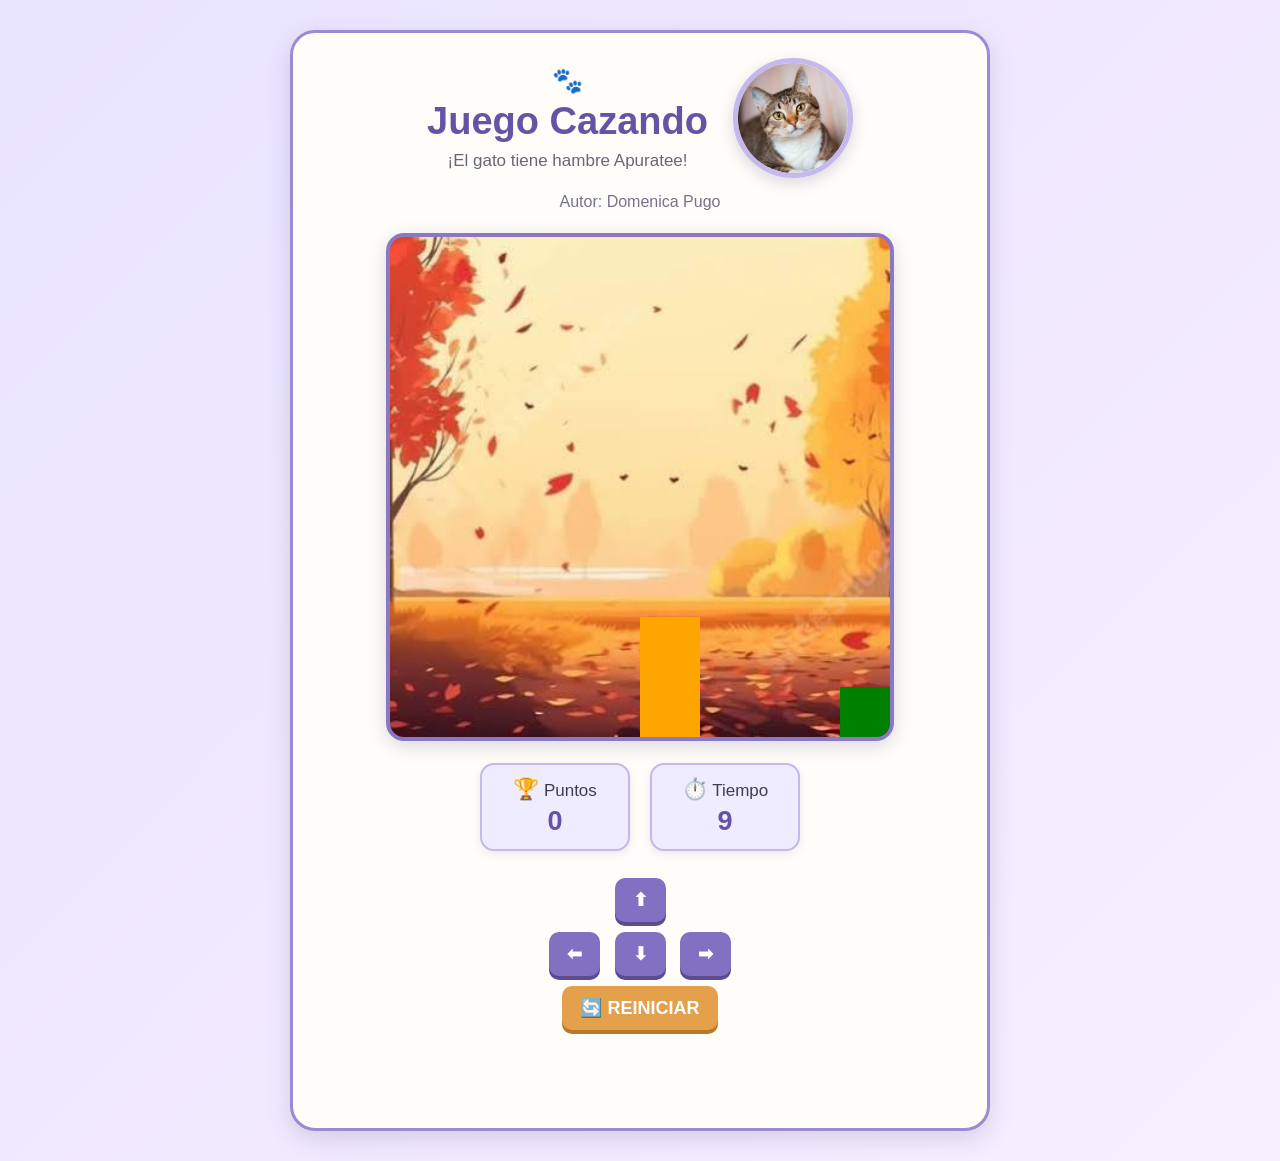
<file: index.html>
<!DOCTYPE html>
<html>

<head>
  <title>Juego Cazando</title>

  <script src="utils.js"></script>
  <link rel="stylesheet" href="cazando.css"/>

</head>

<body onload="iniciarJuego();">

  <div class="contenedor">

    <div class="encabezado">

      <div class="titulo">

        <div class="titulo-texto">
          <span class="huella">🐾</span>
          <h1>Juego Cazando</h1>
          <p>¡El gato tiene hambre Apuratee!</p>
        </div>

        <img src="gato.jpg" alt="Gato" class="imagen-gato">

      </div>

      <p class="autor">Autor: Domenica Pugo</p>

    </div>


    <div class="juego">

      <canvas id="areaJuego" width="500" height="500"></canvas>

    </div>


    <div class="panel">

      <div class="dato">

        <span>🏆</span>
        <span>Puntos</span>

        <strong id="puntos">0</strong>

      </div>


      <div class="dato">

        <span>⏱️</span>
        <span>Tiempo</span>

        <strong id="tiempo">10</strong>

      </div>

    </div>


    <div class="controles">

      <button onclick="moverArriba();">⬆</button>

      <div>
        <button onclick="moverIzquierda();">⬅</button>
        <button onclick="moverAbajo();">⬇</button>
        <button onclick="moverDerecha();">➡</button>
      </div>

      <button class="boton-reiniciar"
              onclick="reiniciar();">
        🔄 REINICIAR
      </button>

    </div>


    <p id="mensaje"></p>

  </div>


  <script src="cazando.js"></script>

</body>

</html>
</file>
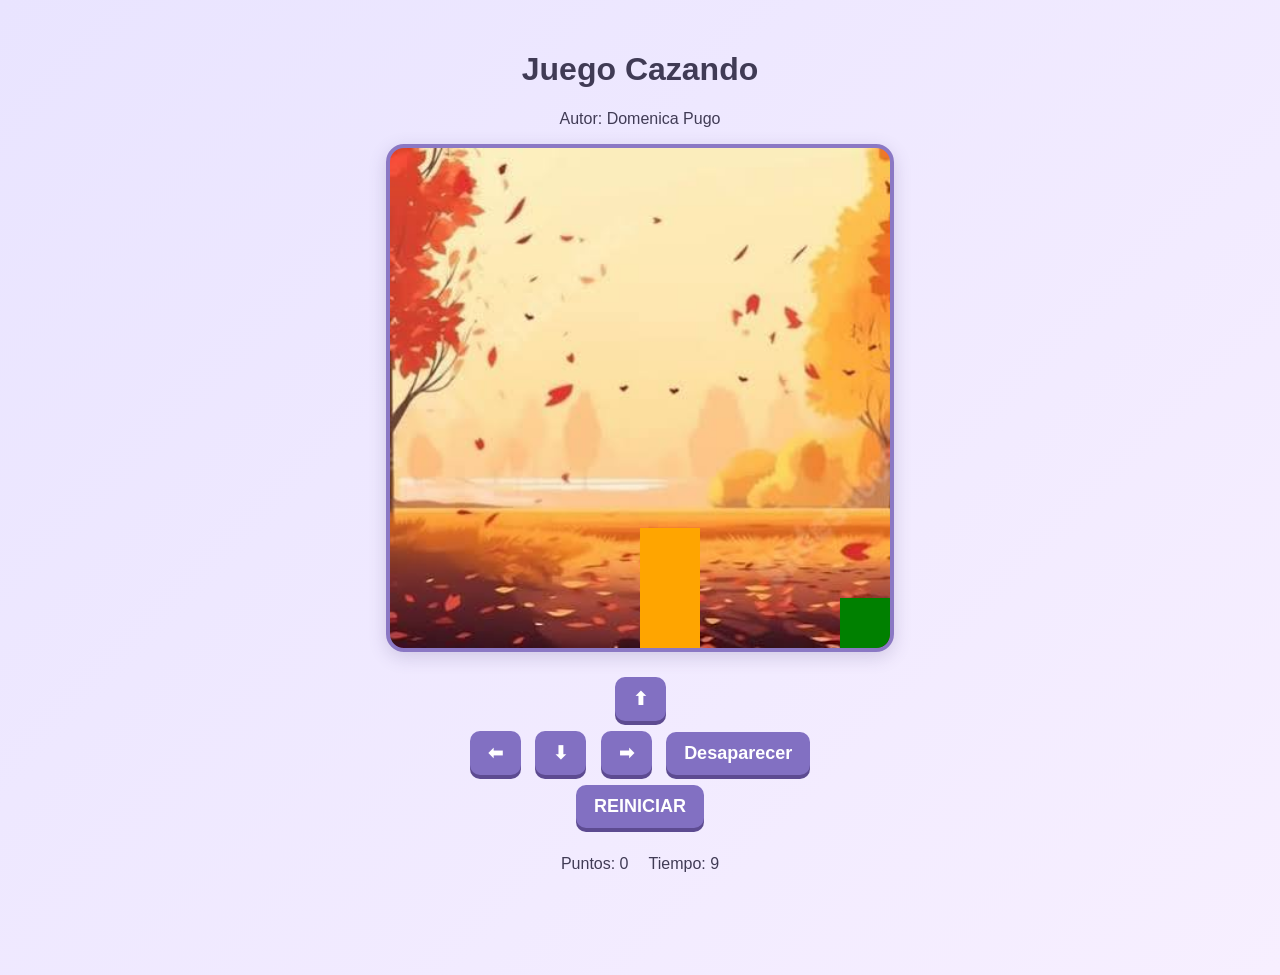
<file: cazando.html>
<!DOCTYPE html>
<html>
<head>
  <title>Juego Cazando</title>
  <script src="utils.js"></script>
  <link rel="stylesheet" href="cazando.css"/>
 
</head>
<body onload="iniciarJuego();">

  <h1>Juego Cazando</h1>
  <p>Autor: Domenica Pugo</p>
  <canvas id="areaJuego" width="500" height="500"></canvas>

  <div class="controles">
    <button onclick="moverArriba();">⬆</button>
    <br>
    <button onclick="moverIzquierda();">⬅</button>
    <button onclick="moverAbajo();">⬇</button>
    <button onclick="moverDerecha();">➡</button>
    <button onclick="desaparecerPersonaje();">Desaparecer</button>

    <br>
    <button onclick="reiniciar();">REINICIAR</button>
  </div>


  <div class="panel">
    <span>Puntos: <span id="puntos">0</span></span>
    <span>Tiempo: <span id="tiempo">10</span></span>
  </div>

  <p id="mensaje"></p>

  <script src="cazando.js"></script>
</body>
</html>
</file>
<file: cazando.css>
* {
  box-sizing: border-box;
}

body {
  text-align: center;
  font-family: Arial, sans-serif;
  background: linear-gradient(135deg, #e9e4ff, #f7efff);
  color: #403b55;
  margin: 0;
  padding: 30px 20px;
  min-height: 100vh;
}


/* CONTENEDOR */

.contenedor {
  max-width: 700px;
  margin: 0 auto;
  padding: 25px;
  background-color: #fffdf9;
  border: 3px solid #9b8bd4;
  border-radius: 25px;
  box-shadow: 0 8px 25px rgba(80, 65, 120, 0.18);
}


/* ENCABEZADO */

.encabezado {
  margin-bottom: 22px;
}

.titulo {
  display: flex;
  justify-content: center;
  align-items: center;
  gap: 25px;
}

.titulo-texto {
  text-align: center;
}

.huella {
  font-size: 25px;
}

.titulo h1 {
  margin: 5px 0 8px 0;
  font-size: 38px;
  color: #6553a6;
}

.titulo p {
  margin: 0;
  font-size: 17px;
  color: #6c6478;
}


/* IMAGEN DEL GATO */

.imagen-gato {
  width: 120px;
  height: 120px;
  object-fit: cover;
  border-radius: 50%;
  border: 5px solid #c4b8ed;
  box-shadow: 0 5px 15px rgba(80, 65, 120, 0.20);
}


/* AUTOR */

.encabezado .autor {
  margin: 15px 0 0 0;
  font-size: 16px;
  color: #7a7189;
}


/* AREA DEL JUEGO */

.juego {
  padding: 0;
  background-color: transparent;
}

canvas {
  background-image: url("bosque.jpg");
  background-size: cover;
  background-position: center;
  background-repeat: no-repeat;

  border: 4px solid #8b78c4;
  border-radius: 18px;

  display: block;
  margin: 0 auto;

  max-width: 100%;

  box-shadow: 0 5px 18px rgba(80, 65, 120, 0.20);
}


/* PANEL */

.panel {
  display: flex;
  justify-content: center;
  gap: 20px;
  margin: 22px 0;
}

.dato {
  min-width: 150px;
  padding: 12px 20px;
  background-color: #f0ecff;
  border: 2px solid #c4b8ed;
  border-radius: 14px;
  font-size: 17px;
  box-shadow: 0 3px 8px rgba(80, 65, 120, 0.10);
}

.dato span:first-child {
  font-size: 21px;
}

.dato strong {
  display: block;
  margin-top: 5px;
  font-size: 27px;
  color: #6553a6;
}


/* CONTROLES */

.controles {
  margin-top: 20px;
}

.controles button {
  margin: 5px;
  padding: 11px 18px;
  font-size: 18px;
  font-weight: bold;
  border: none;
  border-radius: 10px;
  background-color: #8270c2;
  color: white;
  cursor: pointer;
  box-shadow: 0 4px 0 #5d4b91;
  transition: 0.2s;
}

.controles button:hover {
  background-color: #9484cf;
  transform: translateY(-2px);
}

.controles button:active {
  transform: translateY(2px);
  box-shadow: 0 2px 0 #5d4b91;
}


/* BOTON REINICIAR */

.controles .boton-reiniciar {
  background-color: #e5a04b;
  box-shadow: 0 4px 0 #b87826;
}

.controles .boton-reiniciar:hover {
  background-color: #edb263;
}


/* MENSAJE */

#mensaje {
  min-height: 30px;
  font-size: 20px;
  font-weight: bold;
  color: #7355a8;
  margin-top: 18px;
}


/* PANTALLAS PEQUEÑAS */

@media (max-width: 550px) {

  body {
    padding: 15px;
  }

  .contenedor {
    padding: 15px;
  }

  .titulo {
    flex-direction: column;
    gap: 12px;
  }

  .titulo h1 {
    font-size: 30px;
  }

  .imagen-gato {
    width: 100px;
    height: 100px;
  }

  .panel {
    gap: 10px;
  }

  .dato {
    min-width: 120px;
    padding: 10px;
  }

  .controles button {
    font-size: 16px;
  }
}
</file>
